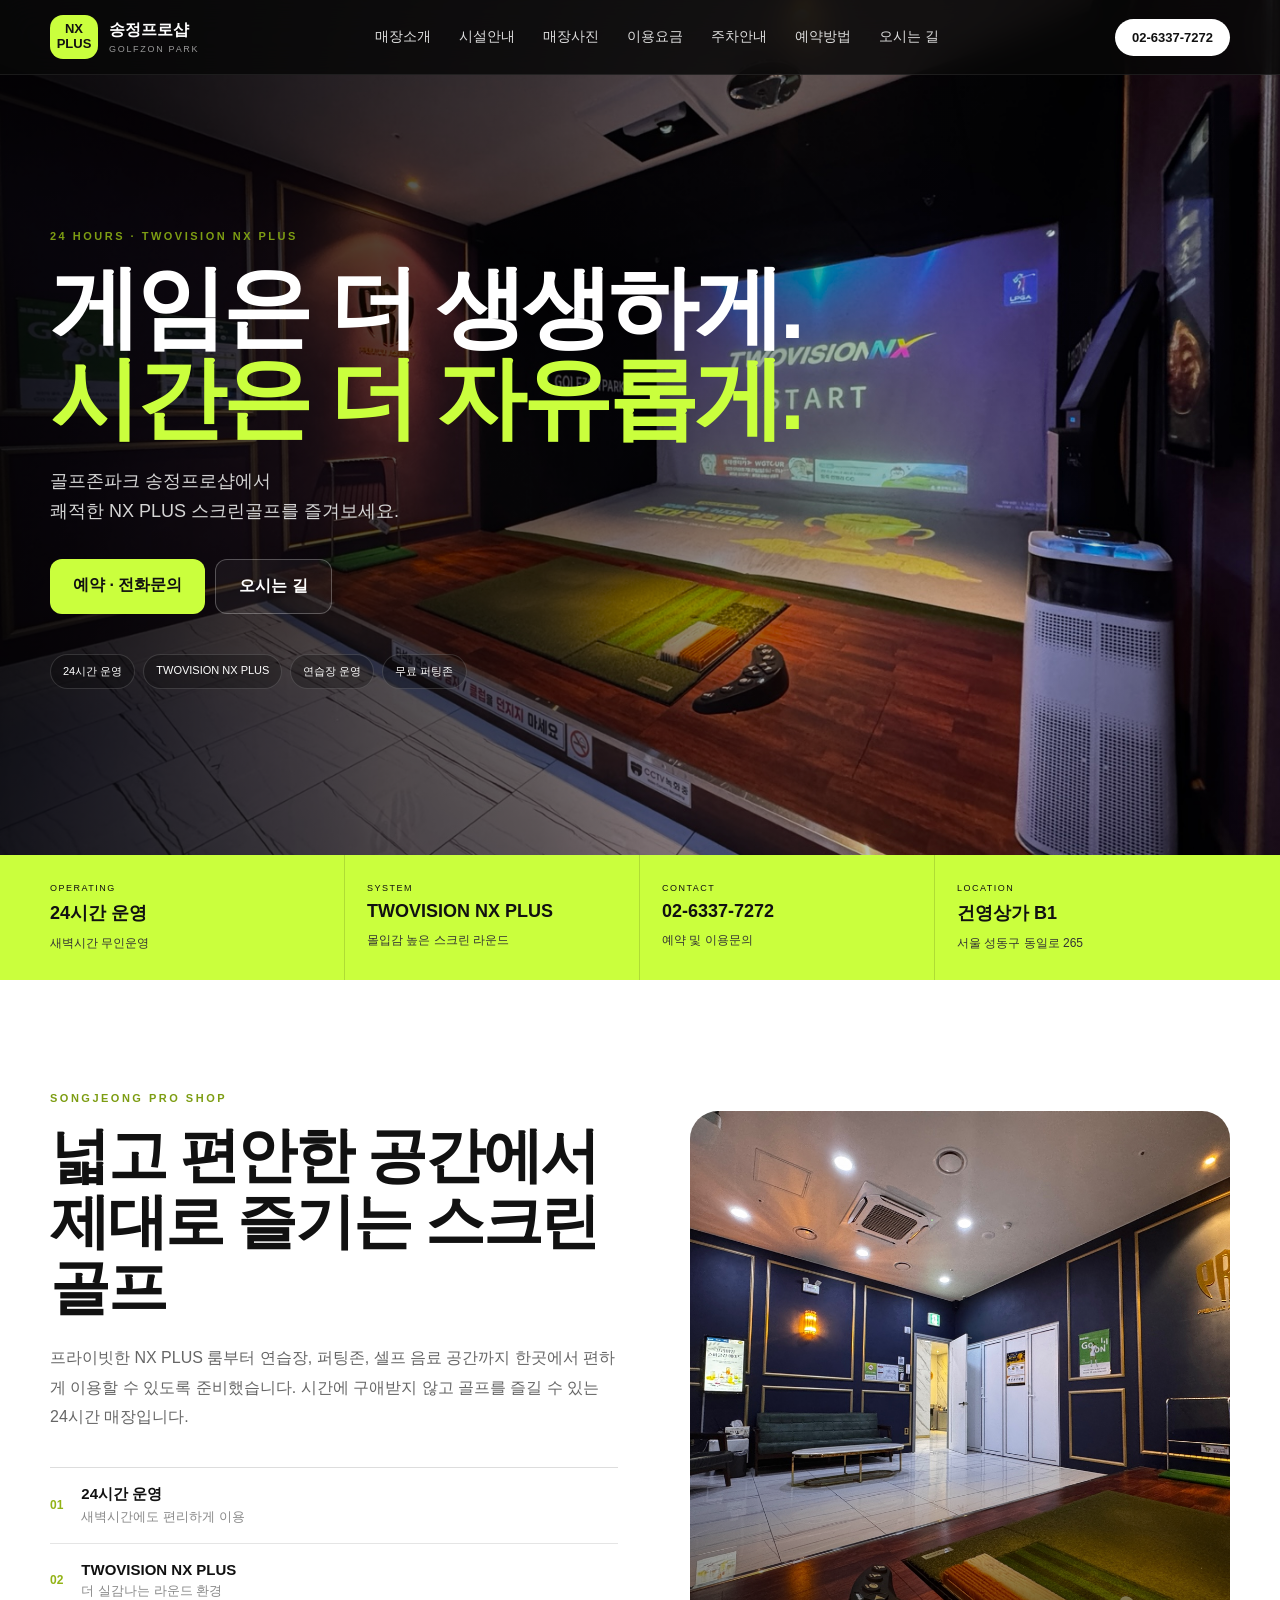
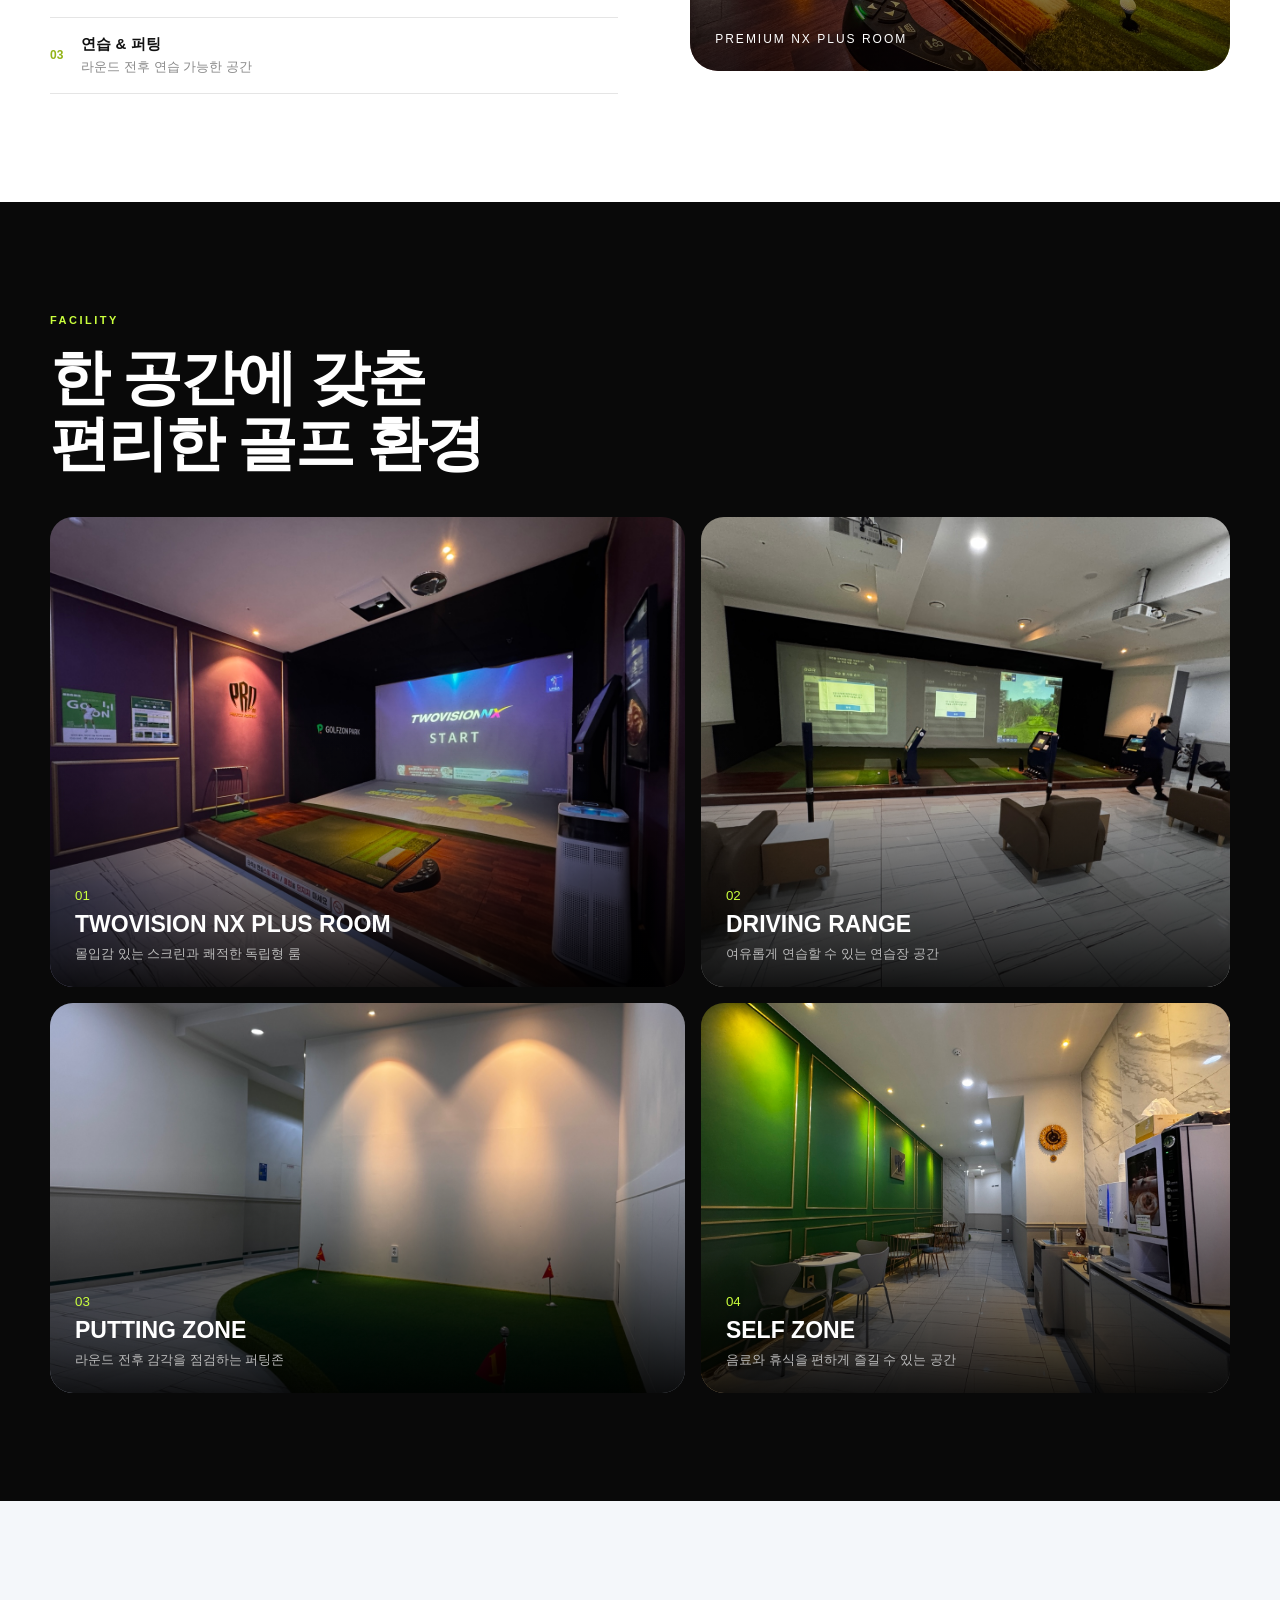
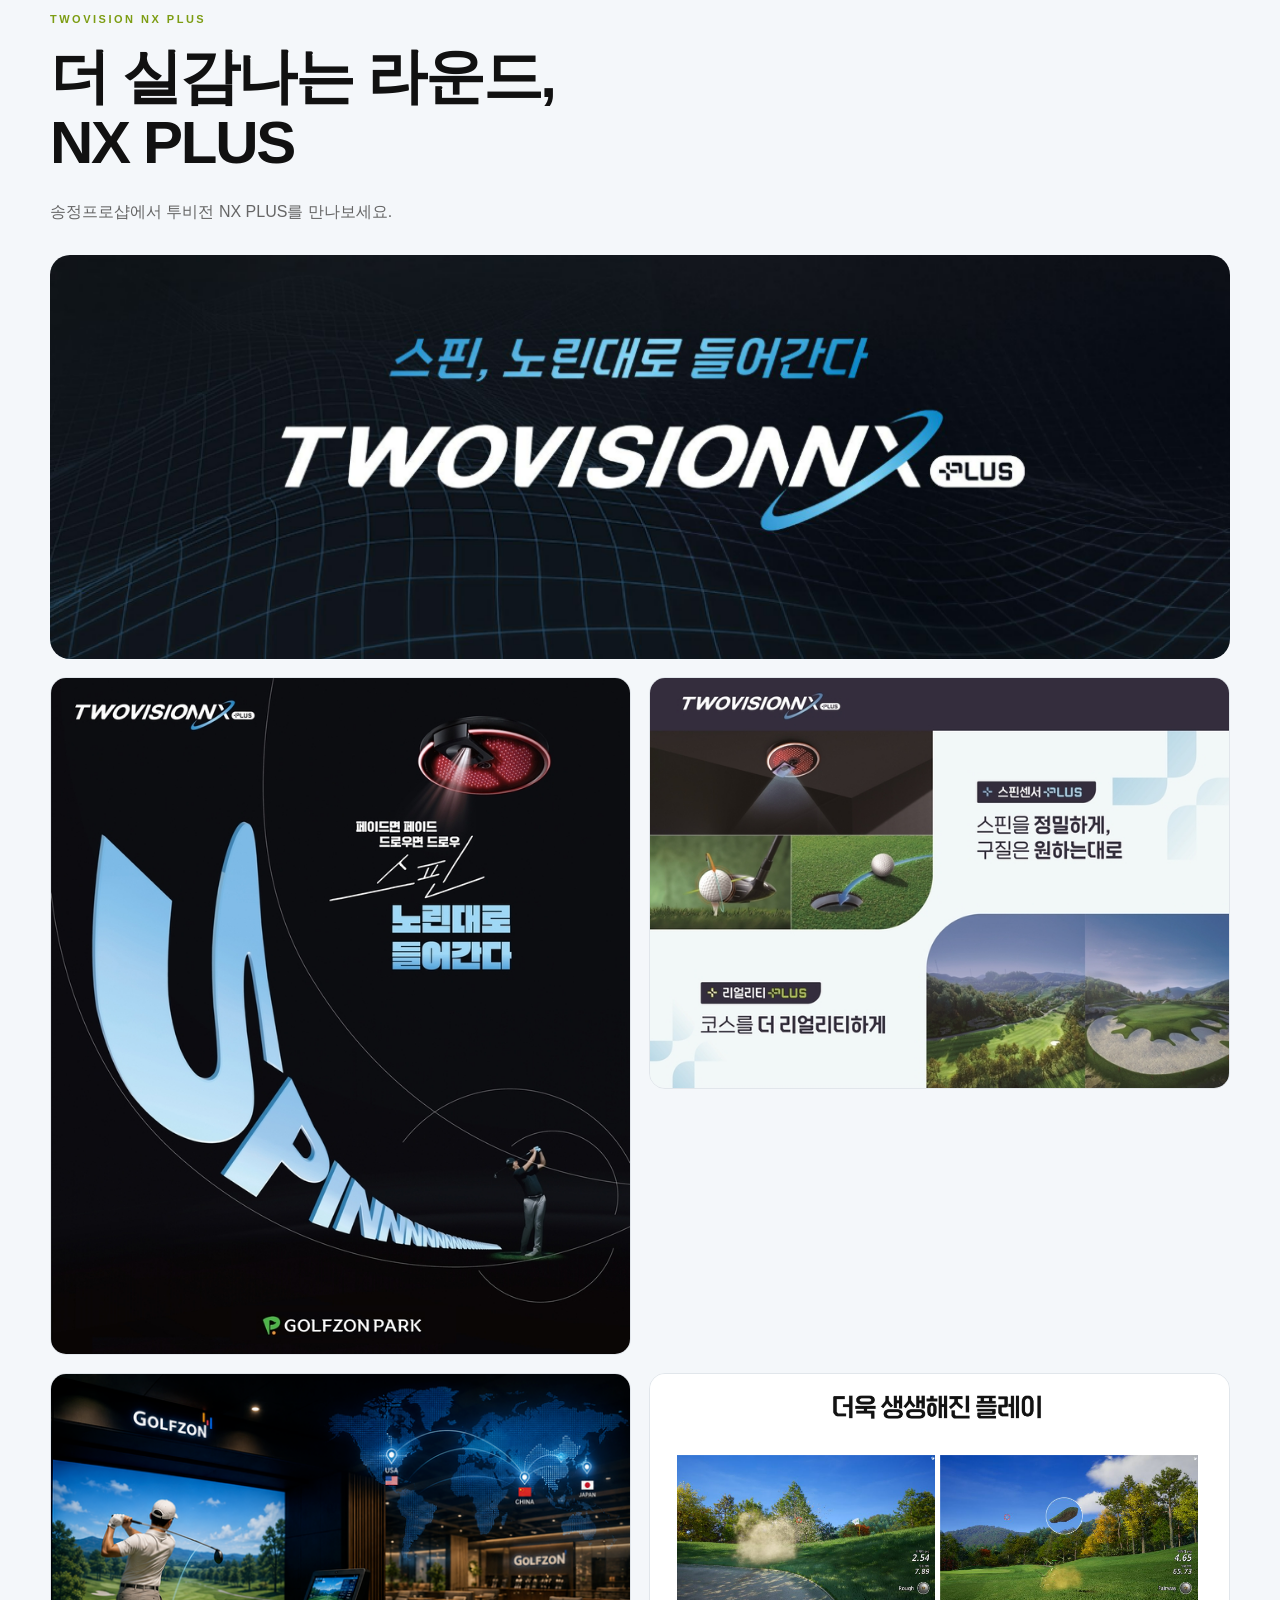
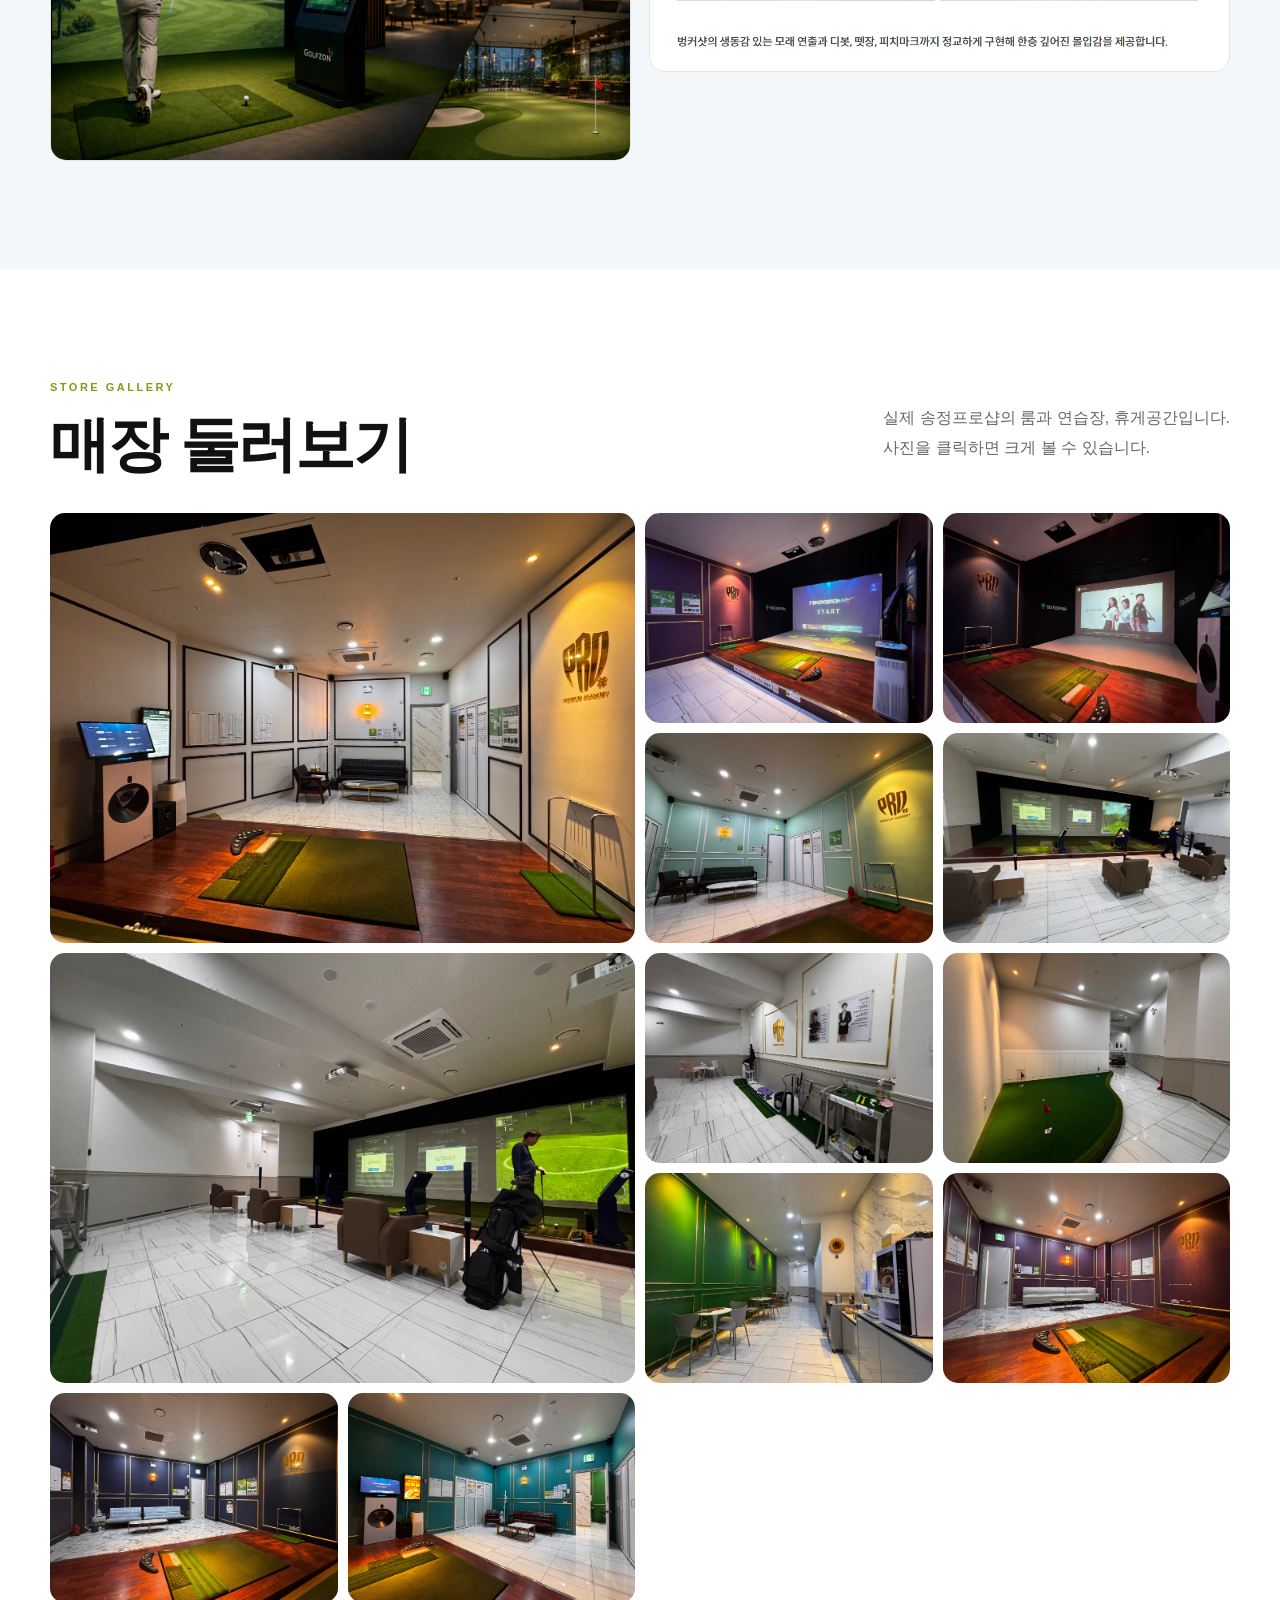
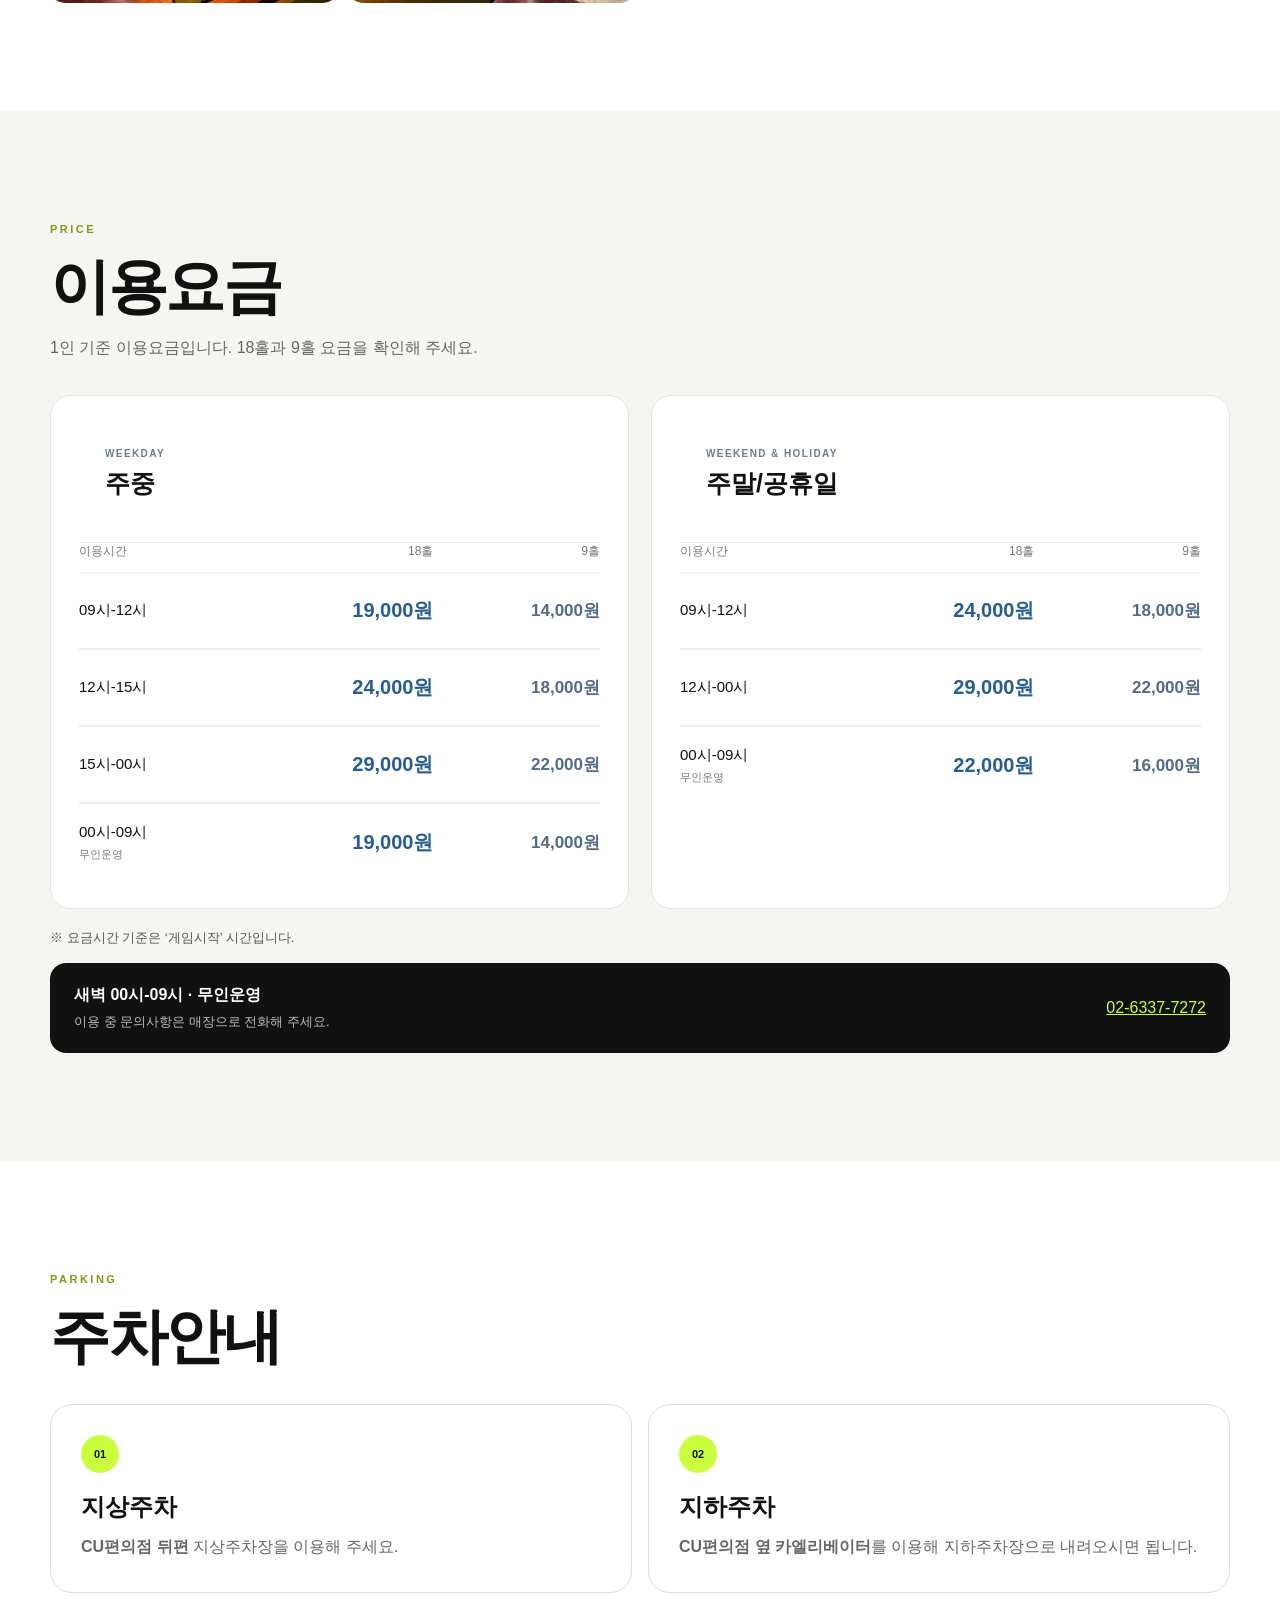
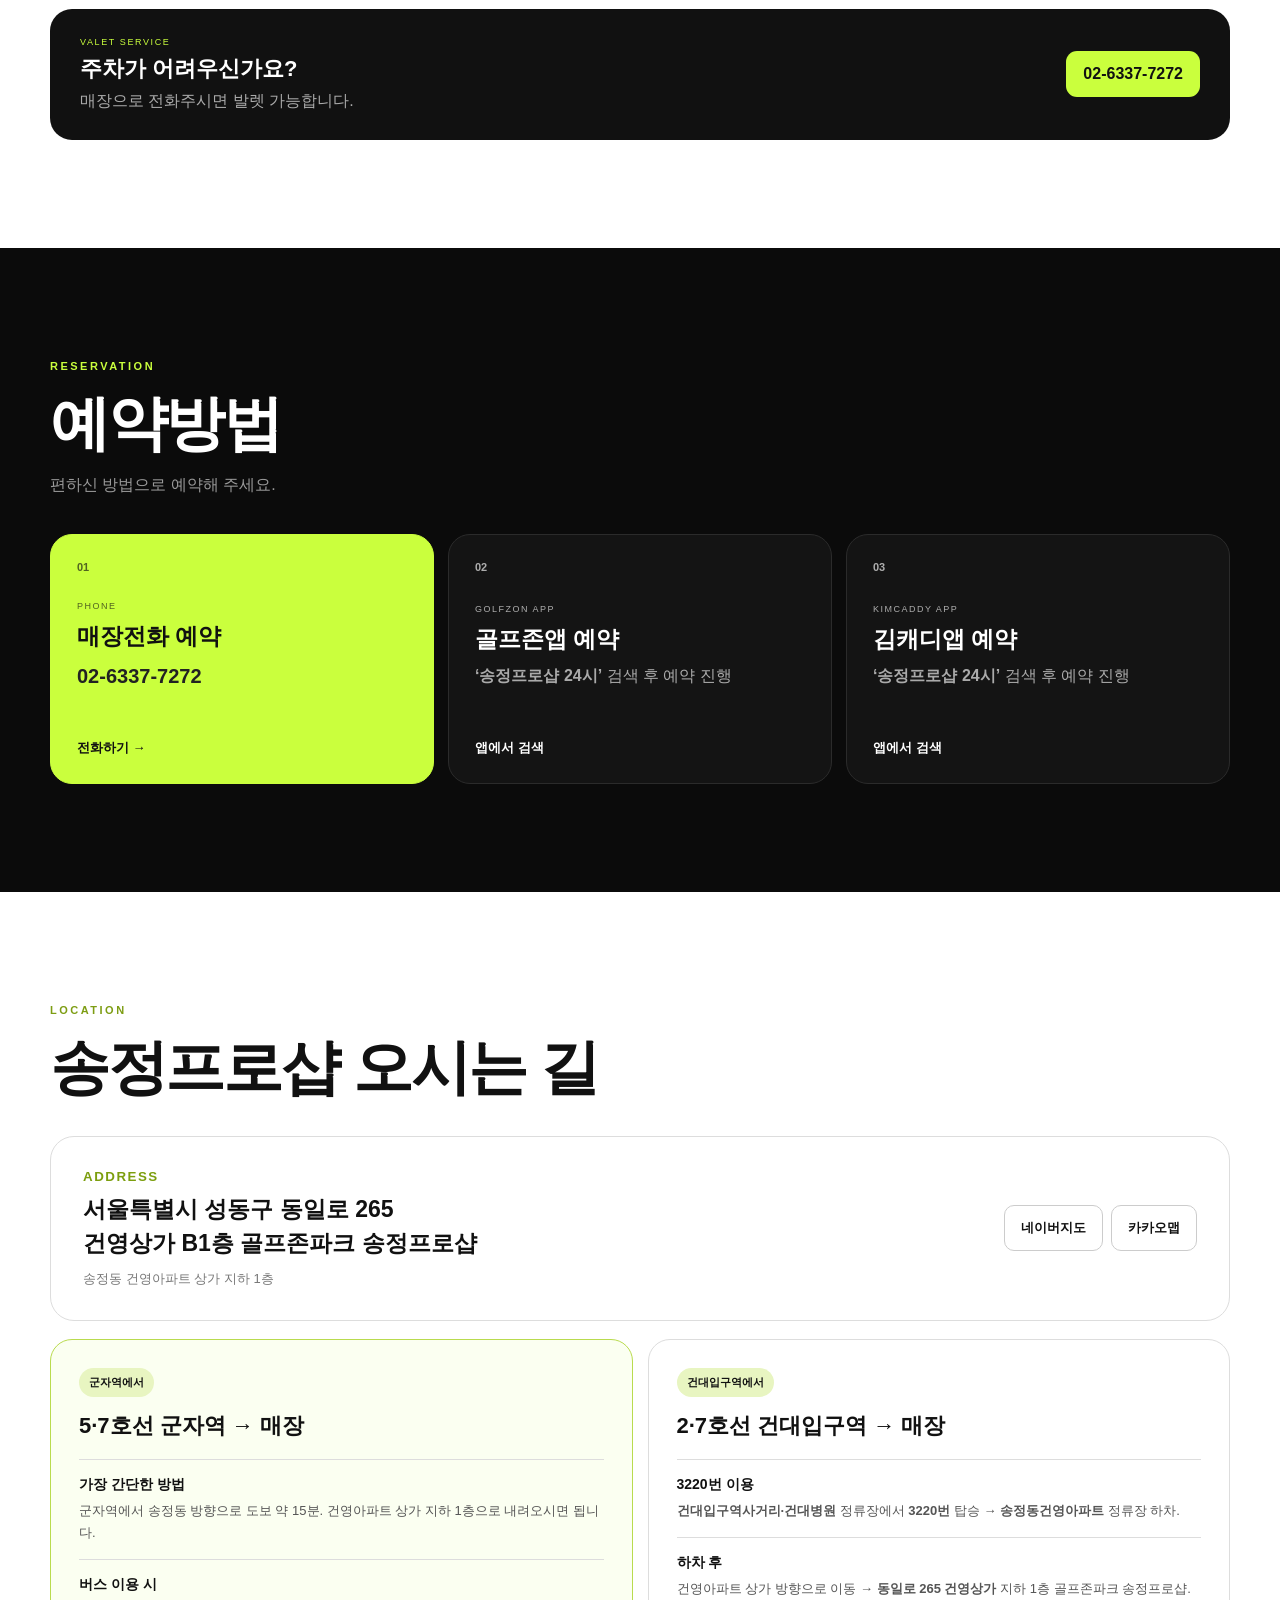
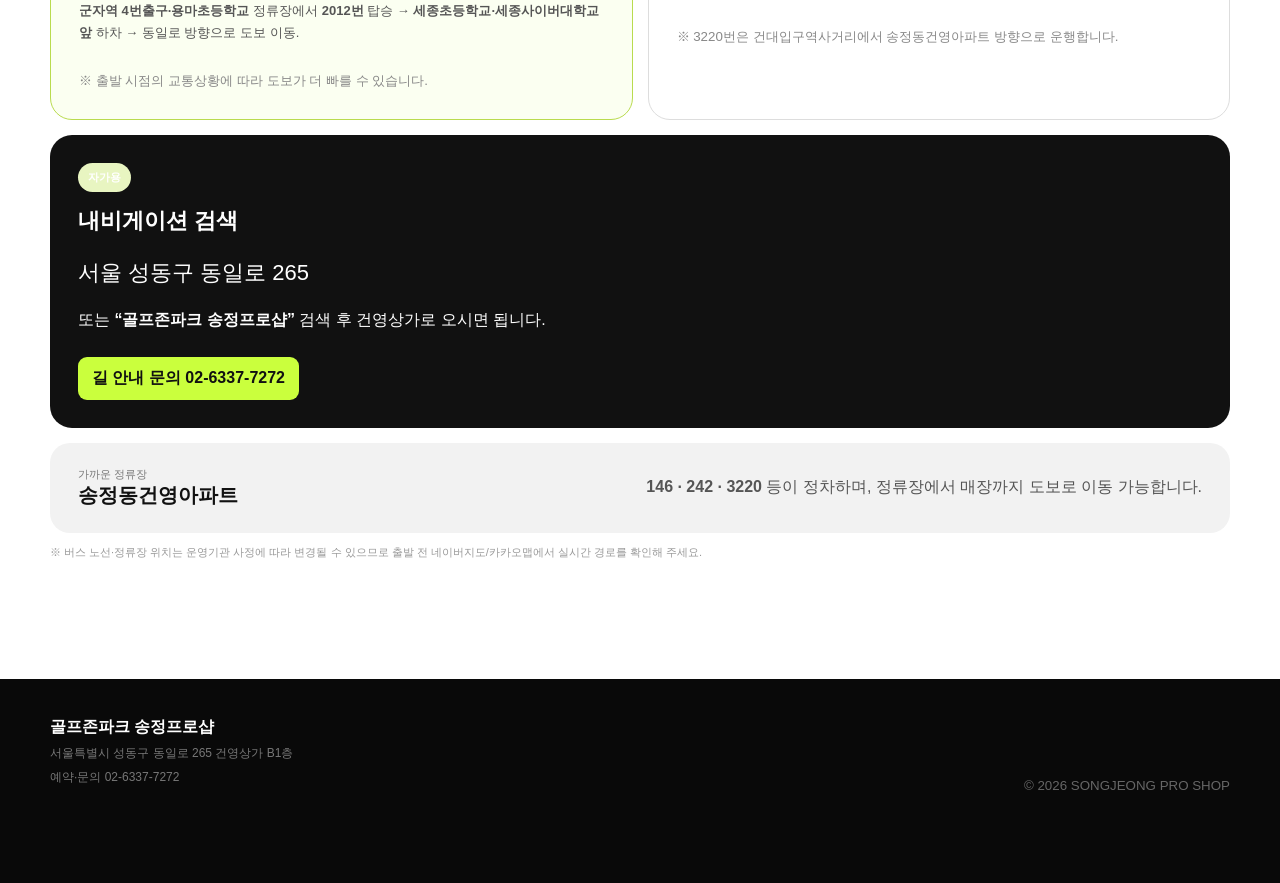
<file: index.html>
<!DOCTYPE html>
<html lang="ko">
<head>
  <meta charset="UTF-8">
  <meta name="viewport" content="width=device-width, initial-scale=1.0">
  <title>송정프로샵 | 골프존파크 성동구 송정동 24시간 스크린골프</title>
  <meta name="description" content="성동구 송정동 24시간 스크린골프, 골프존파크 송정프로샵. TWOVISION NX PLUS 운영. 예약 02-6337-7272.">
  <meta name="keywords" content="송정프로샵, 골프존파크 송정프로샵, 송정동 스크린골프, 성동구 스크린골프, 24시간 스크린골프, TWOVISION NX PLUS">
  <meta name="robots" content="index,follow,max-image-preview:large">
  <meta name="author" content="골프존파크 송정프로샵">
  <link rel="canonical" href="https://sjpro8183.github.io/">

  <meta property="og:type" content="website">
  <meta property="og:locale" content="ko_KR">
  <meta property="og:site_name" content="골프존파크 송정프로샵">
  <meta property="og:title" content="송정프로샵 | 골프존파크 성동구 송정동 24시간 스크린골프">
  <meta property="og:description" content="성동구 송정동 24시간 골프존파크 송정프로샵. TWOVISION NX PLUS, 연습장, 퍼팅존 운영. 예약·문의 02-6337-7272.">
  <meta property="og:url" content="https://sjpro8183.github.io/">
  <meta property="og:image" content="https://sjpro8183.github.io/assets/store_02.jpg">

  <meta name="twitter:card" content="summary_large_image">
  <meta name="twitter:title" content="골프존파크 송정프로샵">
  <meta name="twitter:description" content="서울 성동구 송정동 24시간 TWOVISION NX PLUS 스크린골프">
  <meta name="twitter:image" content="https://sjpro8183.github.io/assets/store_02.jpg">

  <script type="application/ld+json">
  {
    "@context": "https://schema.org",
    "@type": "SportsActivityLocation",
    "name": "골프존파크 송정프로샵",
    "alternateName": "송정프로샵",
    "url": "https://sjpro8183.github.io/",
    "telephone": "+82-2-6337-7272",
    "description": "서울 성동구 송정동에 위치한 24시간 골프존파크 송정프로샵. TWOVISION NX PLUS 스크린골프, 연습장, 퍼팅존, 셀프존을 운영합니다.",
    "image": "https://sjpro8183.github.io/assets/store_02.jpg",
    "address": {
      "@type": "PostalAddress",
      "streetAddress": "동일로 265 건영상가 B1",
      "addressLocality": "성동구",
      "addressRegion": "서울특별시",
      "addressCountry": "KR"
    },
    "openingHours": "Mo-Su 00:00-23:59"
  }
  </script>

  <link rel="stylesheet" href="style.css">
</head>
<body>
<header class="header">
  <div class="wrap nav">
    <a href="#top" class="logo"><b>NX PLUS</b><span><strong>송정프로샵</strong><small>GOLFZON PARK</small></span></a>
    <nav>
      <a href="#about">매장소개</a>
      <a href="#facility">시설안내</a>
      <a href="#gallery">매장사진</a>
      <a href="#price">이용요금</a>
      <a href="#parking">주차안내</a>
      <a href="#reservation">예약방법</a>
      <a href="#location">오시는 길</a>
    </nav>
    <a href="tel:0263377272" class="call">02-6337-7272</a>
  </div>
</header>

<main id="top">
<section class="hero">
  <div class="hero-bg"></div>
  <div class="wrap hero-inner">
    <div class="hero-copy">
      <span class="eyebrow">24 HOURS · TWOVISION NX PLUS</span>
      <h1>게임은 더 생생하게.<br><em>시간은 더 자유롭게.</em></h1>
      <p>골프존파크 송정프로샵에서<br>쾌적한 NX PLUS 스크린골프를 즐겨보세요.</p>
      <div class="actions">
        <a class="btn primary" href="tel:0263377272">예약 · 전화문의</a>
        <a class="btn glass" href="#location">오시는 길</a>
      </div>
      <div class="chips"><span>24시간 운영</span><span>TWOVISION NX PLUS</span><span>연습장 운영</span><span>무료 퍼팅존</span></div>
    </div>
  </div>
</section>

<section class="facts">
  <div class="wrap facts-grid">
    <div><small>OPERATING</small><strong>24시간 운영</strong><span>새벽시간 무인운영</span></div>
    <div><small>SYSTEM</small><strong>TWOVISION NX PLUS</strong><span>몰입감 높은 스크린 라운드</span></div>
    <div><small>CONTACT</small><strong>02-6337-7272</strong><span>예약 및 이용문의</span></div>
    <div><small>LOCATION</small><strong>건영상가 B1</strong><span>서울 성동구 동일로 265</span></div>
  </div>
</section>

<section id="about" class="section">
  <div class="wrap about-grid">
    <div class="copy">
      <span class="kicker">SONGJEONG PRO SHOP</span>
      <h2>넓고 편안한 공간에서<br>제대로 즐기는 스크린골프</h2>
      <p>프라이빗한 NX PLUS 룸부터 연습장, 퍼팅존, 셀프 음료 공간까지 한곳에서 편하게 이용할 수 있도록 준비했습니다. 시간에 구애받지 않고 골프를 즐길 수 있는 24시간 매장입니다.</p>
      <div class="points">
        <div><b>01</b><span><strong>24시간 운영</strong><small>새벽시간에도 편리하게 이용</small></span></div>
        <div><b>02</b><span><strong>TWOVISION NX PLUS</strong><small>더 실감나는 라운드 환경</small></span></div>
        <div><b>03</b><span><strong>연습 & 퍼팅</strong><small>라운드 전후 연습 가능한 공간</small></span></div>
      </div>
    </div>
    <figure class="feature-img"><img src="assets/store_03.jpg" alt="송정프로샵 NX PLUS 룸 내부"><figcaption>PREMIUM NX PLUS ROOM</figcaption></figure>
  </div>
</section>

<section id="facility" class="section dark">
  <div class="wrap">
    <span class="kicker lime">FACILITY</span>
    <h2>한 공간에 갖춘<br>편리한 골프 환경</h2>
    <div class="facility-grid">
      <article><img src="assets/store_02.jpg" alt="TWOVISION NX PLUS 스크린"><div><small>01</small><h3>TWOVISION NX PLUS ROOM</h3><p>몰입감 있는 스크린과 쾌적한 독립형 룸</p></div></article>
      <article><img src="assets/store_07.jpg" alt="골프 연습장"><div><small>02</small><h3>DRIVING RANGE</h3><p>여유롭게 연습할 수 있는 연습장 공간</p></div></article>
      <article><img src="assets/store_06.jpg" alt="퍼팅 연습장"><div><small>03</small><h3>PUTTING ZONE</h3><p>라운드 전후 감각을 점검하는 퍼팅존</p></div></article>
      <article><img src="assets/store_12.jpg" alt="셀프존"><div><small>04</small><h3>SELF ZONE</h3><p>음료와 휴식을 편하게 즐길 수 있는 공간</p></div></article>
    </div>
  </div>
</section>

<section id="nx-plus" class="section system-section">
  <div class="wrap">
    <span class="kicker">TWOVISION NX PLUS</span>
    <h2>더 실감나는 라운드,<br>NX PLUS</h2>
    <p class="system-intro">송정프로샵에서 투비전 NX PLUS를 만나보세요.</p>
    <img class="system-banner" src="assets/nx-plus-banner.png" alt="투비전 NX PLUS — 스핀, 노린대로 들어간다" loading="lazy">
    <div class="system-gallery">
      <button type="button" aria-label="투비전 NX PLUS 소개 포스터 확대"><img src="assets/nx-plus-poster.jpg" alt="투비전 NX PLUS 소개 포스터" loading="lazy"></button>
      <button type="button" aria-label="NX PLUS 스핀센서와 리얼리티 소개 확대"><img src="assets/nx-plus-features.jpg" alt="NX PLUS 스핀센서와 리얼리티 소개" loading="lazy"></button>
      <button type="button" aria-label="골프존 스크린골프 플레이 이미지 확대"><img src="assets/nx-plus-play.png" alt="골프존 스크린골프 플레이 이미지" loading="lazy"></button>
      <button type="button" aria-label="더욱 생생해진 플레이 — 벙커와 코스 표현 확대"><img src="assets/nx-plus-detail.png" alt="더욱 생생해진 플레이 — 벙커와 코스 표현" loading="lazy"></button>
    </div>
  </div>
</section>

<section id="gallery" class="section gallery-section">
  <div class="wrap">
    <div class="heading-row">
      <div><span class="kicker">STORE GALLERY</span><h2>매장 둘러보기</h2></div>
      <p>실제 송정프로샵의 룸과 연습장, 휴게공간입니다.<br>사진을 클릭하면 크게 볼 수 있습니다.</p>
    </div>
    <div class="gallery">
      <button><img src="assets/store_01.jpg" alt="매장 룸 사진"></button>
      <button><img src="assets/store_02.jpg" alt="NX PLUS 스크린 룸"></button>
      <button><img src="assets/store_04.jpg" alt="스크린 룸"></button>
      <button><img src="assets/store_05.jpg" alt="민트색 룸"></button>
      <button><img src="assets/store_07.jpg" alt="연습장"></button>
      <button><img src="assets/store_08.jpg" alt="연습장 전경"></button>
      <button><img src="assets/store_10.jpg" alt="퍼팅존"></button>
      <button><img src="assets/store_11.jpg" alt="휴게 및 골프용품 공간"></button>
      <button><img src="assets/store_12.jpg" alt="셀프존"></button>
      <button><img src="assets/store_14.jpg" alt="프리미엄 룸"></button>
      <button><img src="assets/store_15.jpg" alt="프리미엄 룸 전경"></button>
      <button><img src="assets/store_17.jpg" alt="그린톤 룸"></button>
    </div>
  </div>
</section>

<section id="price" class="section soft">
  <div class="wrap">
    <span class="kicker">PRICE</span>
    <h2>이용요금</h2>
    <p class="price-intro">1인 기준 이용요금입니다. 18홀과 9홀 요금을 확인해 주세요.</p>
    <div class="price-groups">
      <article class="price-group"><div class="price-group-head"><span>WEEKDAY</span><h3>주중</h3></div>
        <div class="price-columns"><span>이용시간</span><span>18홀</span><span>9홀</span></div>
        <div class="price-row"><div><strong>09시-12시</strong></div><b>19,000원</b><b>14,000원</b></div>
        <div class="price-row"><div><strong>12시-15시</strong></div><b>24,000원</b><b>18,000원</b></div>
        <div class="price-row"><div><strong>15시-00시</strong></div><b>29,000원</b><b>22,000원</b></div>
        <div class="price-row is-night"><div><strong>00시-09시</strong><small>무인운영</small></div><b>19,000원</b><b>14,000원</b></div>
      </article>
      <article class="price-group"><div class="price-group-head"><span>WEEKEND & HOLIDAY</span><h3>주말/공휴일</h3></div>
        <div class="price-columns"><span>이용시간</span><span>18홀</span><span>9홀</span></div>
        <div class="price-row"><div><strong>09시-12시</strong></div><b>24,000원</b><b>18,000원</b></div>
        <div class="price-row"><div><strong>12시-00시</strong></div><b>29,000원</b><b>22,000원</b></div>
        <div class="price-row is-night"><div><strong>00시-09시</strong><small>무인운영</small></div><b>22,000원</b><b>16,000원</b></div>
      </article>
    </div>
    <p class="price-note">※ 요금시간 기준은 ‘게임시작’ 시간입니다.</p>
    <div class="night"><div><strong>새벽 00시-09시 · 무인운영</strong><span>이용 중 문의사항은 매장으로 전화해 주세요.</span></div><a href="tel:0263377272">02-6337-7272</a></div>
  </div>
</section>

<section id="parking" class="section parking-section">
  <div class="wrap">
    <span class="kicker">PARKING</span>
    <h2>주차안내</h2>

    <div class="parking-grid">
      <article>
        <span class="parking-number">01</span>
        <h3>지상주차</h3>
        <p><strong>CU편의점 뒤편</strong> 지상주차장을 이용해 주세요.</p>
      </article>

      <article>
        <span class="parking-number">02</span>
        <h3>지하주차</h3>
        <p><strong>CU편의점 옆 카엘리베이터</strong>를 이용해 지하주차장으로 내려오시면 됩니다.</p>
      </article>
    </div>

    <div class="valet-box">
      <div>
        <small>VALET SERVICE</small>
        <strong>주차가 어려우신가요?</strong>
        <p>매장으로 전화주시면 발렛 가능합니다.</p>
      </div>
      <a href="tel:0263377272">02-6337-7272</a>
    </div>
  </div>
</section>

<section id="reservation" class="section reservation-section">
  <div class="wrap">
    <span class="kicker">RESERVATION</span>
    <h2>예약방법</h2>
    <p class="reservation-intro">편하신 방법으로 예약해 주세요.</p>

    <div class="reservation-grid">
      <a href="tel:0263377272" class="reservation-card phone">
        <span class="reservation-no">01</span>
        <div>
          <small>PHONE</small>
          <h3>매장전화 예약</h3>
          <p>02-6337-7272</p>
        </div>
        <b>전화하기 →</b>
      </a>

      <article class="reservation-card">
        <span class="reservation-no">02</span>
        <div>
          <small>GOLFZON APP</small>
          <h3>골프존앱 예약</h3>
          <p><strong>‘송정프로샵 24시’</strong> 검색 후 예약 진행</p>
        </div>
        <b>앱에서 검색</b>
      </article>

      <article class="reservation-card">
        <span class="reservation-no">03</span>
        <div>
          <small>KIMCADDY APP</small>
          <h3>김캐디앱 예약</h3>
          <p><strong>‘송정프로샵 24시’</strong> 검색 후 예약 진행</p>
        </div>
        <b>앱에서 검색</b>
      </article>
    </div>
  </div>
</section>

<section id="location" class="section location">
  <div class="wrap">
    <span class="kicker">LOCATION</span>
    <h2>송정프로샵 오시는 길</h2>
    <div class="address-box">
      <div><small>ADDRESS</small><strong>서울특별시 성동구 동일로 265<br>건영상가 B1층 골프존파크 송정프로샵</strong><span>송정동 건영아파트 상가 지하 1층</span></div>
      <div class="map-buttons">
        <a target="_blank" rel="noopener" href="https://map.naver.com/p/search/%EA%B3%A8%ED%94%84%EC%A1%B4%ED%8C%8C%ED%81%AC%20%EC%86%A1%EC%A0%95%ED%94%84%EB%A1%9C%EC%83%B5">네이버지도</a>
        <a target="_blank" rel="noopener" href="https://map.kakao.com/?q=%EA%B3%A8%ED%94%84%EC%A1%B4%ED%8C%8C%ED%81%AC%20%EC%86%A1%EC%A0%95%ED%94%84%EB%A1%9C%EC%83%B5">카카오맵</a>
      </div>
    </div>

    <div class="route-grid">
      <article class="route-card recommended">
        <span class="route-tag">군자역에서</span>
        <h3>5·7호선 군자역 → 매장</h3>
        <ol>
          <li><b>가장 간단한 방법</b><p>군자역에서 송정동 방향으로 도보 약 15분. 건영아파트 상가 지하 1층으로 내려오시면 됩니다.</p></li>
          <li><b>버스 이용 시</b><p><strong>군자역 4번출구·용마초등학교</strong> 정류장에서 <strong>2012번</strong> 탑승 → <strong>세종초등학교·세종사이버대학교앞</strong> 하차 → 동일로 방향으로 도보 이동.</p></li>
        </ol>
        <small class="route-note">※ 출발 시점의 교통상황에 따라 도보가 더 빠를 수 있습니다.</small>
      </article>

      <article class="route-card">
        <span class="route-tag">건대입구역에서</span>
        <h3>2·7호선 건대입구역 → 매장</h3>
        <ol>
          <li><b>3220번 이용</b><p><strong>건대입구역사거리·건대병원</strong> 정류장에서 <strong>3220번</strong> 탑승 → <strong>송정동건영아파트</strong> 정류장 하차.</p></li>
          <li><b>하차 후</b><p>건영아파트 상가 방향으로 이동 → <strong>동일로 265 건영상가</strong> 지하 1층 골프존파크 송정프로샵.</p></li>
        </ol>
        <small class="route-note">※ 3220번은 건대입구역사거리에서 송정동건영아파트 방향으로 운행합니다.</small>
      </article>

      <article class="route-card car">
        <span class="route-tag">자가용</span>
        <h3>내비게이션 검색</h3>
        <p class="big-address">서울 성동구 동일로 265</p>
        <p>또는 <strong>“골프존파크 송정프로샵”</strong> 검색 후 건영상가로 오시면 됩니다.</p>
        <a href="tel:0263377272" class="mini-call">길 안내 문의 02-6337-7272</a>
      </article>
    </div>

    <div class="bus-stop">
      <div><span>가까운 정류장</span><strong>송정동건영아파트</strong></div>
      <p><b>146 · 242 · 3220</b> 등이 정차하며, 정류장에서 매장까지 도보로 이동 가능합니다.</p>
    </div>
    <p class="transport-disclaimer">※ 버스 노선·정류장 위치는 운영기관 사정에 따라 변경될 수 있으므로 출발 전 네이버지도/카카오맵에서 실시간 경로를 확인해 주세요.</p>
  </div>
</section>
</main>

<footer>
  <div class="wrap footer-grid"><div><strong>골프존파크 송정프로샵</strong><p>서울특별시 성동구 동일로 265 건영상가 B1층</p><p>예약·문의 02-6337-7272</p></div><small>© 2026 SONGJEONG PRO SHOP</small></div>
</footer>

<div class="mobile-bar"><a href="tel:0263377272">☎<span>전화문의</span></a><a href="#reservation">✓<span>예약방법</span></a><a href="#location">⌖<span>오시는 길</span></a></div>

<div class="lightbox" id="lightbox" aria-hidden="true"><button class="close" aria-label="닫기">×</button><img alt="확대 사진"></div>
<script src="script.js"></script>
</body>
</html>
</file>
<file: style.css>
*{box-sizing:border-box}html{scroll-behavior:smooth}body{margin:0;font-family:Pretendard,-apple-system,BlinkMacSystemFont,"Segoe UI",Arial,sans-serif;color:#111;background:#fff}.wrap{width:min(1180px,calc(100% - 40px));margin:auto}.header{position:fixed;inset:0 0 auto;z-index:100;background:rgba(8,8,8,.84);backdrop-filter:blur(16px);border-bottom:1px solid #ffffff14}.nav{height:74px;display:flex;align-items:center;justify-content:space-between}.logo{display:flex;gap:11px;align-items:center;color:#fff;text-decoration:none}.logo>b{width:44px;height:44px;border-radius:13px;background:#caff3d;color:#111;display:grid;place-items:center;font-size:18px}.logo span{display:flex;flex-direction:column}.logo strong{font-size:16px}.logo small{font-size:9px;color:#999;letter-spacing:1.7px;margin-top:3px}.nav nav{display:flex;gap:28px}.nav nav a{color:#ddd;text-decoration:none;font-size:14px}.nav nav a:hover{color:#caff3d}.call{background:#fff;color:#111;padding:11px 17px;border-radius:999px;text-decoration:none;font-weight:800;font-size:13px}.hero{height:min(860px,95vh);min-height:720px;position:relative;color:#fff;display:flex;align-items:center;overflow:hidden}.hero-bg{position:absolute;inset:0;background:linear-gradient(90deg,rgba(0,0,0,.85) 0%,rgba(0,0,0,.6) 42%,rgba(0,0,0,.16) 76%),url("assets/store_02.jpg") center/cover no-repeat;transform:scale(1.01)}.hero-inner{position:relative;z-index:2;padding-top:60px}.eyebrow,.kicker{font-size:11px;letter-spacing:2.5px;font-weight:900;color:#7d9d13}.lime{color:#caff3d}.hero h1{font-size:clamp(54px,7.2vw,90px);line-height:1.01;letter-spacing:-4px;margin:18px 0 22px}.hero h1 em{font-style:normal;color:#caff3d}.hero p{font-size:18px;line-height:1.7;color:#d5d5d5}.actions{display:flex;gap:10px;margin-top:32px}.btn{padding:16px 23px;border-radius:12px;text-decoration:none;font-weight:800}.primary{background:#caff3d;color:#111}.glass{border:1px solid #ffffff44;background:#ffffff0c;color:#fff}.chips{display:flex;gap:8px;flex-wrap:wrap;margin-top:40px}.chips span{font-size:11px;border:1px solid #ffffff26;background:#00000044;padding:9px 12px;border-radius:999px}.facts{background:#caff3d}.facts-grid{display:grid;grid-template-columns:repeat(4,1fr)}.facts-grid div{padding:28px 22px;border-right:1px solid #0002}.facts-grid div:first-child{padding-left:0}.facts-grid div:last-child{border:0}.facts small{display:block;font-size:9px;letter-spacing:1.5px}.facts strong{display:block;font-size:18px;margin:8px 0}.facts span{font-size:12px;color:#333}.section{padding:108px 0}.about-grid{display:grid;grid-template-columns:1fr .95fr;gap:72px;align-items:center}.section h2{font-size:clamp(40px,5vw,60px);letter-spacing:-2.3px;line-height:1.1;margin:17px 0 22px}.copy>p,.heading-row>p{line-height:1.85;color:#666}.points{margin-top:35px;border-top:1px solid #ddd}.points>div{padding:17px 0;border-bottom:1px solid #e5e5e5;display:flex;align-items:center;gap:18px}.points b{color:#93b316;font-size:12px}.points span{display:flex;flex-direction:column}.points strong{font-size:15px}.points small{color:#888;margin-top:4px}.feature-img{margin:0;height:560px;border-radius:28px;overflow:hidden;position:relative;background:#eee}.feature-img img{width:100%;height:100%;object-fit:cover}.feature-img:after{content:"";position:absolute;inset:0;background:linear-gradient(transparent 60%,#000b)}.feature-img figcaption{position:absolute;z-index:2;left:25px;bottom:25px;color:#fff;font-size:12px;letter-spacing:2px}.dark{background:#090909;color:#fff}.dark h2{margin-bottom:40px}.facility-grid{display:grid;grid-template-columns:1.2fr 1fr;gap:16px}.facility-grid article{height:390px;border-radius:23px;overflow:hidden;position:relative}.facility-grid article:nth-child(1){height:470px}.facility-grid article:nth-child(2){height:470px}.facility-grid img{width:100%;height:100%;object-fit:cover;transition:.45s}.facility-grid article:hover img{transform:scale(1.035)}.facility-grid article:after{content:"";position:absolute;inset:0;background:linear-gradient(transparent 42%,rgba(0,0,0,.9))}.facility-grid article>div{position:absolute;left:25px;right:25px;bottom:24px;z-index:2}.facility-grid small{color:#caff3d}.facility-grid h3{font-size:23px;margin:7px 0}.facility-grid p{color:#bbb;margin:0;font-size:13px}.heading-row{display:flex;justify-content:space-between;align-items:end;margin-bottom:35px}.heading-row h2{margin-bottom:0}.gallery{display:grid;grid-template-columns:repeat(4,1fr);grid-auto-rows:210px;gap:10px}.gallery button{padding:0;border:0;background:none;cursor:pointer;border-radius:15px;overflow:hidden}.gallery button:nth-child(1),.gallery button:nth-child(6){grid-column:span 2;grid-row:span 2}.gallery img{width:100%;height:100%;object-fit:cover;transition:.35s}.gallery button:hover img{transform:scale(1.04)}.soft{background:#f5f6f2}.price-card{display:grid;grid-template-columns:repeat(3,1fr);background:#fff;border-radius:22px;overflow:hidden;margin-top:35px}.price-card>div{padding:30px;border-right:1px solid #e8e8e8}.price-card>div:last-child{border:0}.price-card span{display:block;font-size:13px;color:#666}.price-card strong{display:block;font-size:21px;margin-top:12px}.night{display:flex;justify-content:space-between;gap:20px;background:#111;color:#fff;margin-top:16px;border-radius:16px;padding:22px 24px}.night a{color:#caff3d}.location{background:#fff}.address-box{margin-top:35px;padding:32px;border:1px solid #ddd;border-radius:24px;display:flex;align-items:center;justify-content:space-between;gap:25px}.address-box small{display:block;color:#7c9e0e;font-weight:900;letter-spacing:1.5px}.address-box strong{display:block;font-size:23px;line-height:1.5;margin:8px 0}.address-box span{color:#777;font-size:13px}.map-buttons{display:flex;gap:8px}.map-buttons a{white-space:nowrap;text-decoration:none;color:#111;border:1px solid #ccc;padding:13px 16px;border-radius:10px;font-weight:800;font-size:13px}.route-grid{display:grid;grid-template-columns:1fr 1fr;gap:15px;margin-top:18px}.route-card{border:1px solid #ddd;border-radius:22px;padding:28px}.route-card.recommended{border-color:#b9db4e;background:#fbfff1}.route-card.car{grid-column:span 2;background:#111;color:#fff;border:0}.route-tag{display:inline-block;padding:7px 10px;background:#e8f5c1;border-radius:999px;font-size:11px;font-weight:800}.route-card h3{font-size:22px;margin:14px 0 18px}.route-card ol{margin:0;padding:0;list-style:none}.route-card li{border-top:1px solid #ddd;padding:15px 0}.route-card li b{font-size:14px}.route-card li p{font-size:13px;color:#555;line-height:1.7;margin:6px 0 0}.route-note{display:block;color:#888;margin-top:12px;line-height:1.5}.big-address{font-size:22px}.mini-call{display:inline-block;color:#111;background:#caff3d;padding:11px 14px;border-radius:9px;text-decoration:none;font-weight:800;margin-top:10px}.bus-stop{margin-top:15px;border-radius:20px;background:#f2f2f2;padding:24px 28px;display:flex;align-items:center;justify-content:space-between;gap:20px}.bus-stop span{display:block;font-size:11px;color:#777}.bus-stop strong{font-size:20px}.bus-stop p{margin:0;color:#555}.transport-disclaimer{font-size:11px;color:#999;margin-top:12px}footer{background:#090909;color:#fff;padding:38px 0 90px}.footer-grid{display:flex;justify-content:space-between;align-items:end}.footer-grid p{color:#777;font-size:12px;margin:7px 0}.footer-grid small{color:#666}.mobile-bar{display:none}.lightbox{position:fixed;inset:0;background:#000e;z-index:300;display:none;align-items:center;justify-content:center;padding:30px}.lightbox.show{display:flex}.lightbox img{max-width:min(1200px,95vw);max-height:88vh;border-radius:16px}.close{position:absolute;right:22px;top:16px;border:0;background:none;color:#fff;font-size:44px;cursor:pointer}@media(max-width:820px){.wrap{width:calc(100% - 28px)}.nav{height:64px}.nav nav,.call{display:none}.hero{min-height:680px;height:88vh}.hero-bg{background-position:58% center}.hero h1{font-size:49px;letter-spacing:-2.6px}.hero p{font-size:15px}.actions{flex-direction:column;align-items:stretch;max-width:300px}.btn{text-align:center}.chips{margin-top:28px}.facts-grid{grid-template-columns:1fr 1fr}.facts-grid div{padding:20px 10px;border-bottom:1px solid #0002}.facts-grid div:nth-child(2){border-right:0}.section{padding:72px 0}.about-grid{grid-template-columns:1fr;gap:38px}.feature-img{height:380px}.facility-grid{grid-template-columns:1fr}.facility-grid article,.facility-grid article:nth-child(1),.facility-grid article:nth-child(2){height:290px}.heading-row{display:block}.heading-row>p{font-size:13px}.gallery{grid-template-columns:1fr 1fr;grid-auto-rows:150px}.gallery button:nth-child(1),.gallery button:nth-child(6){grid-column:span 2;grid-row:span 2}.price-card{grid-template-columns:1fr}.price-card>div{border-right:0;border-bottom:1px solid #eee}.night{display:block}.night span{display:block;margin-top:7px;line-height:1.6}.address-box{display:block;padding:24px}.address-box strong{font-size:18px}.map-buttons{margin-top:18px}.map-buttons a{flex:1;text-align:center}.route-grid{grid-template-columns:1fr}.route-card.car{grid-column:auto}.bus-stop{display:block}.bus-stop p{margin-top:10px;line-height:1.6}.footer-grid{display:block}.footer-grid small{display:block;margin-top:25px}.mobile-bar{position:fixed;left:10px;right:10px;bottom:10px;z-index:200;display:grid;grid-template-columns:repeat(3,1fr);background:#111;border-radius:16px;overflow:hidden;box-shadow:0 10px 32px #0005}.mobile-bar a{color:#caff3d;text-align:center;text-decoration:none;padding:10px 4px;font-size:18px;border-right:1px solid #292929}.mobile-bar a:last-child{border:0}.mobile-bar span{display:block;color:#fff;font-size:10px;margin-top:2px}footer{padding-bottom:100px}}
.price-intro,.reservation-intro{color:#666;line-height:1.8;margin-top:-8px}
.price-groups{display:grid;grid-template-columns:1fr 1fr;gap:16px;margin-top:34px}
.price-group{background:#fff;border:1px solid #e0e0e0;border-radius:22px;overflow:hidden}
.price-group-head{padding:24px 26px 18px;border-bottom:1px solid #eee}
.price-group-head span{display:block;font-size:9px;letter-spacing:1.8px;color:#86a50c;font-weight:900}
.price-group-head h3{font-size:24px;margin:7px 0 0}
.price-row{display:flex;align-items:center;justify-content:space-between;padding:19px 26px;border-bottom:1px solid #eee;gap:20px}
.price-row:last-of-type{border-bottom:0}
.price-row div{display:flex;flex-direction:column}
.price-row strong{font-size:15px}
.price-row small{font-size:12px;color:#888;margin-top:4px}
.price-row b{font-size:22px;white-space:nowrap}
.night-group{grid-column:span 2;background:#111;color:#fff;border-color:#111}
.night-group .price-group-head{border-color:#2d2d2d}
.night-group .price-group-head span{color:#caff3d}
.night-group .price-row{border-color:#2d2d2d}
.night-group .price-row small{color:#aaa}
.night-desc{padding:0 26px;color:#aaa;font-size:13px;line-height:1.7;margin-top:20px}
.night-call{display:inline-block;margin:0 26px 26px;background:#caff3d;color:#111;text-decoration:none;font-weight:900;padding:12px 15px;border-radius:10px}
.price-note{font-size:11px;color:#888;margin-top:12px}
.parking-section{background:#fff}
.parking-grid{display:grid;grid-template-columns:1fr 1fr;gap:16px;margin-top:34px}
.parking-grid article{border:1px solid #ddd;border-radius:22px;padding:30px}
.parking-number{display:grid;place-items:center;width:38px;height:38px;border-radius:50%;background:#caff3d;font-size:11px;font-weight:900}
.parking-grid h3{font-size:24px;margin:18px 0 10px}
.parking-grid p{color:#666;line-height:1.8;margin:0}
.valet-box{margin-top:16px;background:#111;color:#fff;border-radius:22px;padding:28px 30px;display:flex;align-items:center;justify-content:space-between;gap:20px}
.valet-box small{display:block;color:#caff3d;font-size:9px;letter-spacing:1.6px}
.valet-box strong{display:block;font-size:22px;margin:7px 0}
.valet-box p{margin:0;color:#aaa}
.valet-box a{white-space:nowrap;background:#caff3d;color:#111;text-decoration:none;padding:14px 17px;border-radius:11px;font-weight:900}
.reservation-section{background:#0b0b0b;color:#fff}
.reservation-section .kicker{color:#caff3d}
.reservation-intro{color:#999}
.reservation-grid{display:grid;grid-template-columns:repeat(3,1fr);gap:14px;margin-top:34px}
.reservation-card{position:relative;min-height:250px;border:1px solid #2b2b2b;background:#141414;border-radius:22px;padding:26px;text-decoration:none;color:#fff;display:flex;flex-direction:column;justify-content:space-between}
.reservation-card.phone{background:#caff3d;color:#111;border-color:#caff3d}
.reservation-no{font-size:11px;font-weight:900;opacity:.65}
.reservation-card small{font-size:9px;letter-spacing:1.5px;opacity:.65}
.reservation-card h3{font-size:23px;margin:8px 0}
.reservation-card p{line-height:1.6;margin:0;color:#aaa}
.reservation-card.phone p{color:#222;font-size:20px;font-weight:900}
.reservation-card b{font-size:13px;margin-top:24px}
@media(max-width:820px){
  .price-groups{grid-template-columns:1fr}
  .night-group{grid-column:auto}
  .price-row{padding:17px 20px}
  .price-row b{font-size:19px}
  .parking-grid{grid-template-columns:1fr}
  .valet-box{display:block}
  .valet-box a{display:inline-block;margin-top:18px}
  .reservation-grid{grid-template-columns:1fr}
  .reservation-card{min-height:190px}
}

/* NX PLUS introduction and updated pricing */
.logo>b{width:48px;font-size:13px;line-height:1.15;text-align:center;flex-shrink:0}
section[id]{scroll-margin-top:84px}
.system-section{background:#f4f7fa}.system-intro{color:#666;line-height:1.7}.system-banner{display:block;width:100%;height:auto;border-radius:20px;margin:30px 0 18px}
.system-gallery{display:grid;grid-template-columns:repeat(2,minmax(0,1fr));gap:18px;align-items:start}.system-gallery button{border:1px solid #e1e6eb;background:#fff;padding:0;border-radius:16px;overflow:hidden;cursor:zoom-in}.system-gallery img{display:block;width:100%;height:auto}
.price-groups{display:grid;grid-template-columns:repeat(2,minmax(0,1fr));gap:22px;margin-top:32px}.price-group{padding:28px;background:#fff;border:1px solid #e1e5e8;border-radius:20px}.price-group-head span{font-size:10px;letter-spacing:1.4px;color:#687e94}.price-group-head h3{font-size:25px;margin:8px 0 24px}.price-columns,.price-row{display:grid;grid-template-columns:1.2fr 1fr 1fr;gap:10px;align-items:center}.price-columns{font-size:12px;color:#777;padding:0 0 12px}.price-columns span:not(:first-child),.price-row>b{text-align:right}.price-row{min-height:77px;border-top:1px solid #e9edf0;padding:16px 0}.price-row strong{font-size:15px;font-weight:500;white-space:nowrap}.price-row small{display:block;font-size:11px;color:#777;margin-top:5px}.price-row>b{font-size:20px;font-weight:600;color:#275d95;white-space:nowrap}.price-row>b:last-child{font-size:17px;color:#526b86}.price-note{font-size:13px;color:#555;margin-top:20px}.night{align-items:center}.night span{display:block;color:#bbb;font-size:13px;margin-top:7px}.night a{white-space:nowrap}
@media(max-width:820px){.system-gallery,.price-groups{grid-template-columns:1fr}.price-group{padding:22px 18px}.price-row>b{font-size:18px}.price-row>b:last-child{font-size:16px}.price-row strong{font-size:14px}.price-columns,.price-row{gap:6px}.system-banner{border-radius:12px}.night a{display:inline-block;margin-top:12px}section[id]{scroll-margin-top:74px}}
</file>
